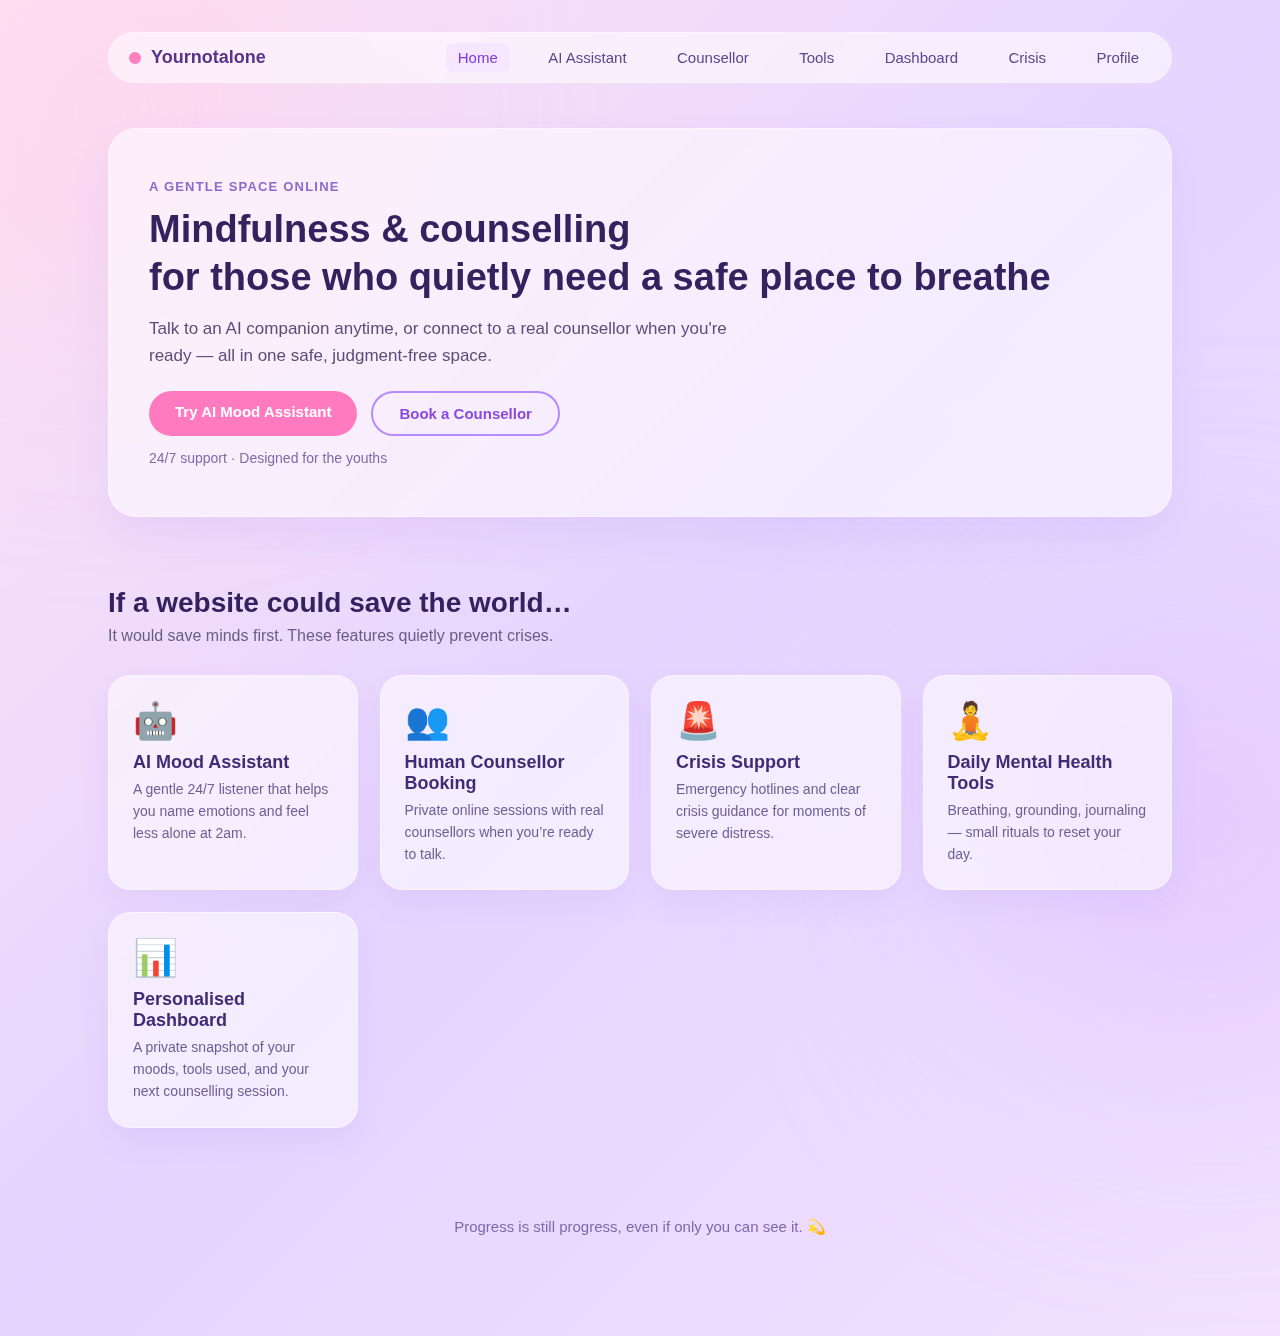
<file: index.html>
<!doctype html>
<html lang="en">
<head>
  <meta charset="utf-8">
  <title>Yournotalone V9</title>
  <meta name="viewport" content="width=device-width,initial-scale=1">

<style>

* {
  margin: 0;
  padding: 0;
  box-sizing: border-box;
  font-family: "Poppins", sans-serif;
}

body {
  background: linear-gradient(135deg, #ffe5f4, #e5d4ff, #f3e1ff);
  min-height: 100vh;
  overflow-x: hidden;
  color: #463366;
}

.blob {
  position: fixed;
  width: 420px;
  height: 420px;
  border-radius: 50%;
  filter: blur(140px);
  opacity: 0.5;
  pointer-events: none;
  z-index: -2;
}

.blob1 { top: -100px; left: -100px; background: #ffc9e7; }
.blob2 { bottom: -140px; right: -140px; background: #d7b7ff; }


.page {
  max-width: 1100px;
  margin: 0 auto;
  padding: 32px 18px 60px;
}


.navbar {
  background: rgba(255, 255, 255, 0.55);
  backdrop-filter: blur(14px);
  padding: 14px 20px;
  border-radius: 50px;
  display: flex;
  justify-content: space-between;
  align-items: center;
  margin-bottom: 45px;
  border: 1px solid rgba(255, 255, 255, 0.35);
}

.logo {
  display: flex;
  gap: 10px;
  align-items: center;
  font-size: 18px;
  font-weight: 600;
  color: #55348a;
}

.logo-dot {
  width: 12px;
  height: 12px;
  background: #ff7fbf;
  border-radius: 50%;
}

.navbar nav a {
  margin-left: 22px;
  color: #5a478d;
  text-decoration: none;
  font-size: 15px;
  transition: .2s ease;
  padding: 6px 12px;
  border-radius: 8px;
}

.navbar nav a:hover,
.navbar nav .active-link {
  background: #f6e6ff;
  color: #7b3ce0;
}

.hero-card {
  background: rgba(255, 255, 255, 0.55);
  border-radius: 28px;
  padding: 50px 40px;
  margin-top: 25px;
  box-shadow: 0 20px 40px rgba(120, 73, 230, 0.08);
  backdrop-filter: blur(12px);
  border: 1px solid rgba(255, 255, 255, 0.4);
}

.hero-label {
  color: #8c6ac9;
  text-transform: uppercase;
  font-size: 13px;
  font-weight: 600;
  letter-spacing: 1.2px;
  margin-bottom: 12px;
}

.hero-title {
  font-size: 38px;
  line-height: 1.25;
  font-weight: 700;
  color: #33225e;
  margin-bottom: 14px;
}

.hero-desc {
  font-size: 17px;
  line-height: 1.6;
  color: #5b4d77;
  max-width: 620px;
}

.hero-buttons {
  margin-top: 22px;
  display: flex;
  gap: 14px;
  flex-wrap: wrap;
}

/* Buttons */
.btn {
  padding: 12px 26px;
  border-radius: 50px;
  font-size: 15px;
  cursor: pointer;
  text-decoration: none;
  transition: .2s ease;
}

.btn.primary {
  background: #ff7abf;
  color: white;
  font-weight: 600;
}

.btn.primary:hover { background: #ff62b4; }

.btn.outline {
  border: 2px solid #b68aff;
  color: #8a4ae0;
  font-weight: 600;
}

.btn.outline:hover { background: #f4e8ff; }

.hero-small {
  margin-top: 14px;
  font-size: 14px;
  color: #7e6aa8;
}


.features-title {
  margin-top: 70px;
  margin-bottom: 30px;
}

.features-title h2 {
  font-size: 28px;
  font-weight: 700;
  color: #33225e;
  margin-bottom: 8px;
}

.features-title p {
  color: #6a5d85;
  font-size: 16px;
}


.features-grid {
  margin-top: 25px;
  display: grid;
  grid-template-columns: repeat(auto-fit, minmax(240px, 1fr));
  gap: 22px;
}

.feature-card {
  background: rgba(255,255,255,0.55);
  padding: 24px;
  border-radius: 22px;
  box-shadow: 0 14px 30px rgba(130,90,230,0.08);
  backdrop-filter: blur(10px);
  border: 1px solid rgba(255,255,255,0.45);
  transition: .25s ease;
}

.feature-card:hover {
  transform: translateY(-4px);
  box-shadow: 0 22px 40px rgba(130,90,230,0.14);
}

.feature-card .icon {
  font-size: 36px;
  margin-bottom: 10px;
}

.feature-card h3 {
  color: #402c75;
  font-size: 18px;
  margin-bottom: 6px;
}

.feature-card p {
  font-size: 14px;
  color: #6e5f93;
  line-height: 1.55;
}


footer {
  text-align: center;
  margin-top: 90px;
  margin-bottom: 40px;
  color: #7e6aa8;
  font-size: 15px;
}

</style>
</head>

<body>

  <div class="blob blob1"></div>
  <div class="blob blob2"></div>

  <div class="page">

    <header class="navbar">
      <div class="logo">
        <div class="logo-dot"></div>
        <span>Yournotalone</span>
      </div>

      <nav>
        <a class="active-link" href="index.html">Home</a>
        <a href="ai.html">AI Assistant</a>
        <a href="human.html">Counsellor</a>
        <a href="tools.html">Tools</a>
        <a href="dashboard.html">Dashboard</a>
        <a href="crisis.html">Crisis</a>
        <a href="profile.html">Profile</a>
      </nav>
    </header>

    
    <section class="hero-card">
      <div class="hero-label">A gentle space online</div>

      <h1 class="hero-title">
        Mindfulness & counselling<br>
        for those who quietly need a safe place to breathe
      </h1>

      <p class="hero-desc">
        Talk to an AI companion anytime, or connect to a real counsellor when you're ready —
        all in one safe, judgment-free space.
      </p>

      <div class="hero-buttons">
        <a class="btn primary" href="ai.html">Try AI Mood Assistant</a>
        <a class="btn outline" href="human.html">Book a Counsellor</a>
      </div>

      <p class="hero-small">24/7 support · Designed for the youths</p>
    </section>

    <section class="features-title">
      <h2>If a website could save the world…</h2>
      <p>It would save minds first. These features quietly prevent crises.</p>
    </section>

    <section class="features-grid">
      <div class="feature-card">
        <div class="icon">🤖</div>
        <h3>AI Mood Assistant</h3>
        <p> A gentle 24/7 listener that helps you name emotions and feel less alone at 2am.</p>
      </div>

      <div class="feature-card">
        <div class="icon">👥</div>
        <h3>Human Counsellor Booking</h3>
        <p>Private online sessions with real counsellors when you’re ready to talk.</p>
      </div>

      <div class="feature-card">
        <div class="icon">🚨</div>
        <h3>Crisis Support</h3>
        <p>Emergency hotlines and clear crisis guidance for moments of severe distress.</p>
      </div>

      <div class="feature-card">
        <div class="icon">🧘</div>
        <h3>Daily Mental Health Tools</h3>
        <p>Breathing, grounding, journaling — small rituals to reset your day.</p>
      </div>
       <div class="feature-card">
    <div class="icon">📊</div>
    <h3>Personalised Dashboard</h3>
    <p>A private snapshot of your moods, tools used, and your next counselling session.</p>
  </div>
    </section>

    <footer>Progress is still progress, even if only you can see it. 💫</footer>

  </div>

</body>
</html>
</file>
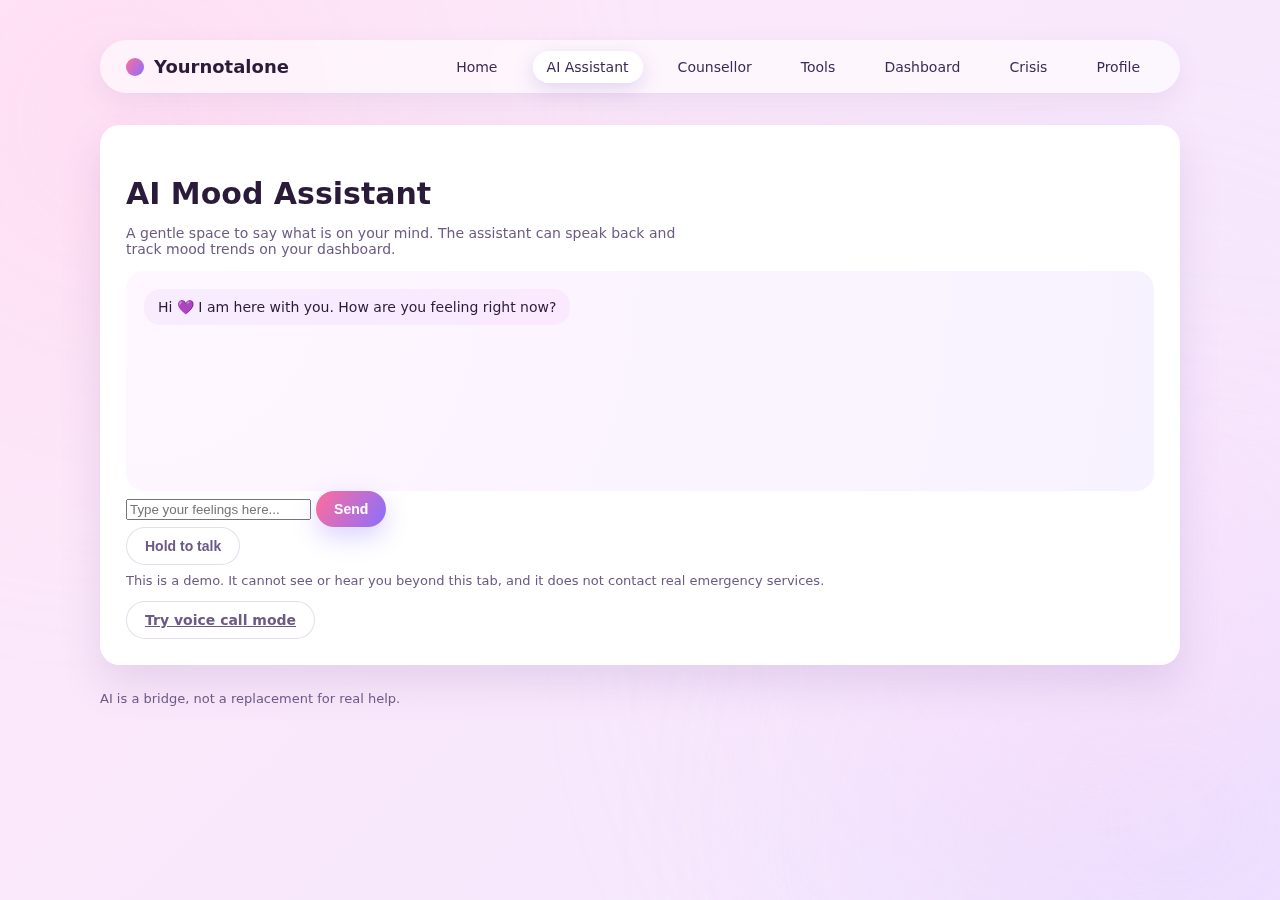
<file: ai.html>
<!doctype html>
<html lang="en">
<head>
  <meta charset="utf-8">
  <title>AI Assistant – CounselMeNow</title>
  <meta name="viewport" content="width=device-width,initial-scale=1">
  <link rel="stylesheet" href="style.css">
</head>
<body class="page-ai">
  <div class="blob blob1"></div>
  <div class="blob blob2"></div>
  <div class="blob blob3"></div>

  <div class="page">
    <header class="navbar">
      <div class="logo">
        <div class="logo-dot"></div>
        <span>Yournotalone</span>
      </div>
      <nav>
        <a href="index.html">Home</a>
        <a class="active-link" href="ai.html">AI Assistant</a>
        <a href="human.html">Counsellor</a>
        <a href="tools.html">Tools</a>
        <a href="dashboard.html">Dashboard</a>
        <a href="crisis.html">Crisis</a>
        <a href="profile.html">Profile</a>
      </nav>
    </header>

    <section class="card">
      <h2 class="section-title">AI Mood Assistant</h2>
      <p class="section-subtitle">
        A gentle space to say what is on your mind. The assistant can speak back and track mood trends on your dashboard.
      </p>

      <div id="chat-area" class="chat card-chat" aria-live="polite">
        <div class="bot-msg">
          Hi 💜 I am here with you. How are you feeling right now?
        </div>
      </div>

      <form id="chat-form" class="chat-form" onsubmit="return false;">
        <input id="chat-input" type="text" placeholder="Type your feelings here..." autocomplete="off">
        <button class="btn primary" id="send-btn" type="button">Send</button>
      </form>

      <button id="voice-btn" class="btn outline">Hold to talk</button>

      <p class="muted" style="margin-top:8px;">
        This is a demo. It cannot see or hear you beyond this tab, and it does not contact real emergency services.
      </p>

      <div style="margin-top:10px;">
        <a href="call.html" class="btn outline">Try voice call mode</a>
      </div>
    </section>

    <footer>AI is a bridge, not a replacement for real help.</footer>
  </div>

  <script src="app.js"></script>
</body>
</html>
</file>
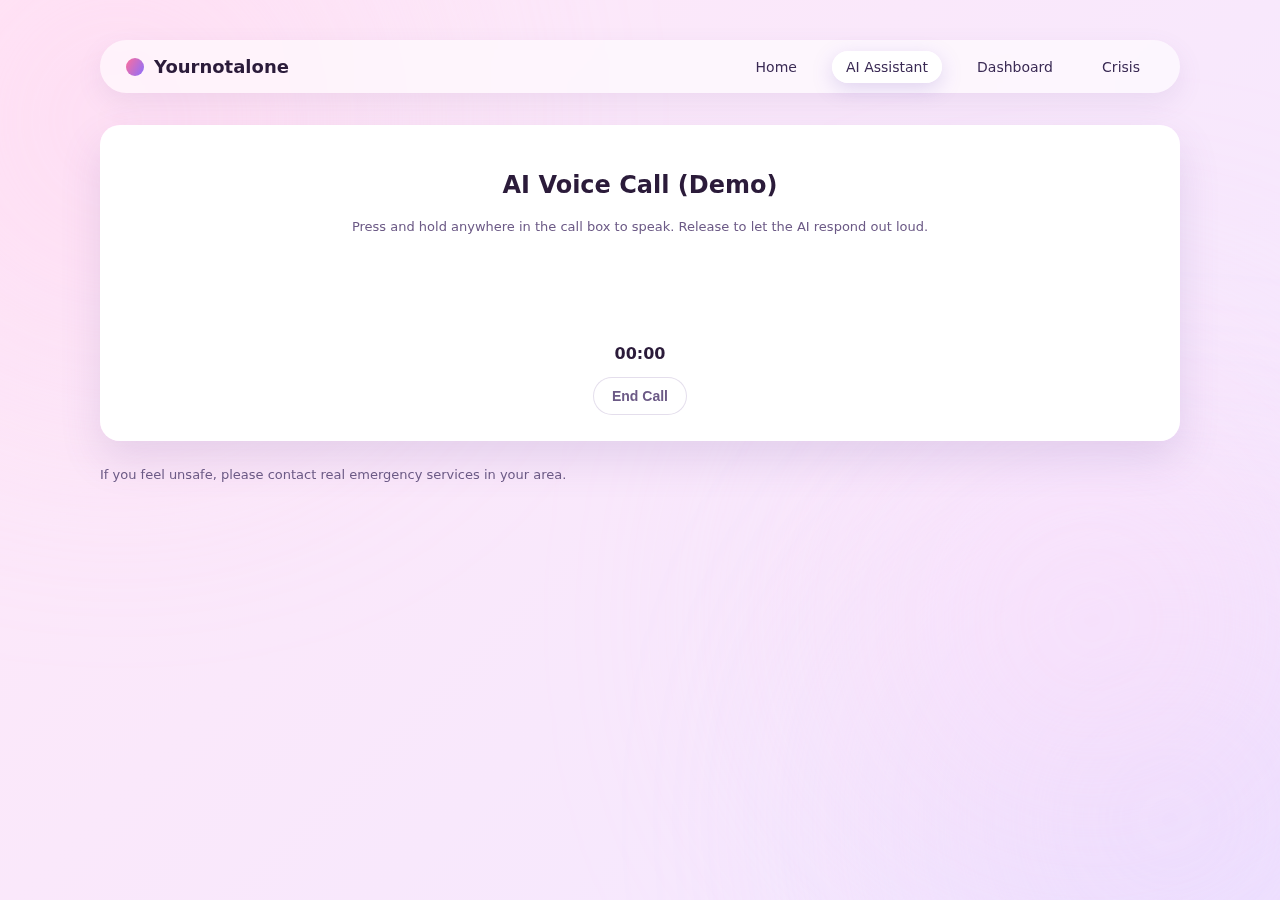
<file: call.html>
<!doctype html>
<html lang="en">
<head>
  <meta charset="utf-8">
  <title>AI Voice Call – Yournotalone</title>
  <meta name="viewport" content="width=device-width,initial-scale=1">
  <link rel="stylesheet" href="style.css">
</head>
<body class="page-call">
  <div class="blob blob1"></div>
  <div class="blob blob2"></div>
  <div class="blob blob3"></div>

  <div class="page">
    <header class="navbar">
      <div class="logo">
        <div class="logo-dot"></div>
        <span>Yournotalone</span>
      </div>
      <nav>
        <a href="index.html">Home</a>
        <a class="active-link" href="ai.html">AI Assistant</a>
        <a href="dashboard.html">Dashboard</a>
        <a href="crisis.html">Crisis</a>
      </nav>
    </header>

    <section class="card call-card">
      <h2>AI Voice Call (Demo)</h2>
      <p class="muted">
        Press and hold anywhere in the call box to speak. Release to let the AI respond out loud.
      </p>

      <div class="call-box">
        <div class="v-bars" aria-hidden="true">
          <span></span><span></span><span></span><span></span>
        </div>
        <div id="call-timer" class="timer">00:00</div>
        <button id="end-call" class="btn outline" type="button">End Call</button>
      </div>
    </section>

    <footer>If you feel unsafe, please contact real emergency services in your area.</footer>
  </div>

  <script src="app.js"></script>
</body>
</html>
</file>
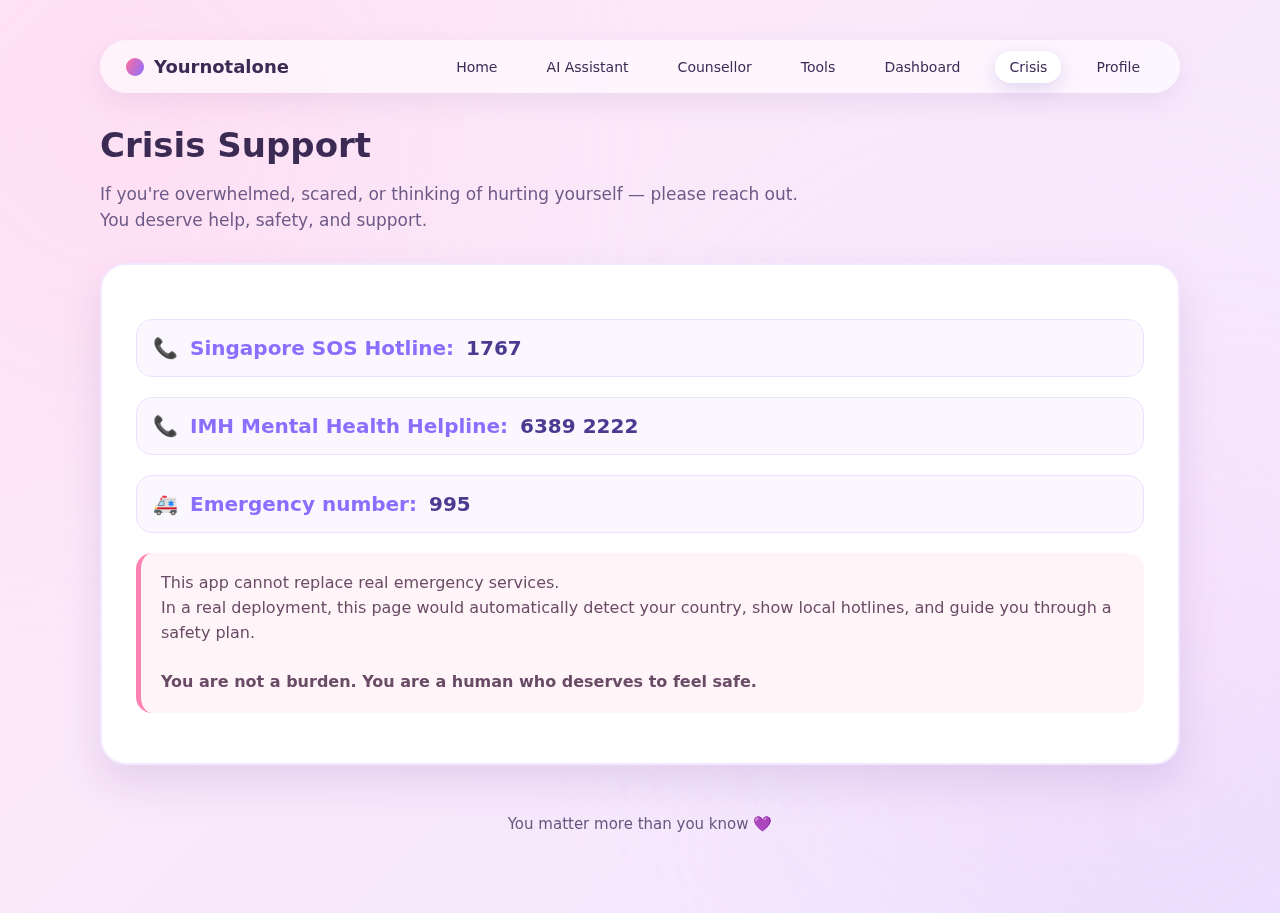
<file: crisis.html>
<!DOCTYPE html>
<html lang="en">
<head>
  <meta charset="UTF-8">
  <title>Crisis Support – Yournotalone</title>
  <meta name="viewport" content="width=device-width, initial-scale=1.0">

  <!-- Your global design tokens -->
  <style>
    :root {
      --bg1: #ffe8f8;
      --bg2: #f3e8ff;
      --card: rgba(255, 255, 255, 0.98);
      --accent: #ff6d9a;
      --accent-2: #8a6fff;
      --muted: #6c5a86;
      --radius: 20px;
      --shadow: 0 18px 40px rgba(120, 90, 160, 0.16);
      --soft-shadow: 0 10px 26px rgba(120, 90, 160, 0.10);
      --danger: #c02646;
      font-family: Inter, system-ui, -apple-system, BlinkMacSystemFont, "Segoe UI", sans-serif;
    }

    * { box-sizing: border-box; }

    body {
      margin: 0;
      background: linear-gradient(135deg, var(--bg1), var(--bg2));
      color: #2b1b3a;
      min-height: 100vh;
      overflow-x: hidden;
    }

    /* BLOBS */
    .blob {
      position: fixed;
      width: 520px;
      height: 520px;
      border-radius: 50%;
      filter: blur(140px);
      opacity: 0.55;
      z-index: -5;
      animation: floatBlob 18s ease-in-out infinite;
    }
    .blob1 { top:-140px; left:-140px; background:#ffd6ef; }
    .blob2 { bottom:-180px; right:-150px; background:#dfd2ff; }
    .blob3 { top:40%; left:65%; background:#ffe1fa; }

    @keyframes floatBlob {
      0% { transform: translateY(0) }
      50% { transform: translateY(-40px) }
      100% { transform: translateY(0) }
    }

    /* PAGE */
    .page {
      max-width: 1120px;
      margin: auto;
      padding: 40px 20px 80px;
    }

    /* ✨ NAVBAR (your exact style) */
    .navbar {
      display: flex;
      align-items: center;
      justify-content: space-between;
      background: rgba(255, 255, 255, 0.6);
      padding: 16px 26px;
      border-radius: 30px;
      backdrop-filter: blur(10px);
      box-shadow: var(--soft-shadow);
      margin-bottom: 32px;
    }

    .logo {
      display: flex;
      align-items: center;
      gap: 10px;
      font-weight: 700;
      font-size: 18px;
      color: #3a2a54;
    }
    .logo-dot {
      width: 18px;
      height: 18px;
      border-radius: 50%;
      background: linear-gradient(120deg, var(--accent), var(--accent-2));
    }

    .navbar nav a {
      margin-left: 16px;
      padding: 8px 14px;
      border-radius: 20px;
      text-decoration: none;
      color: #3a2a54;
      font-weight: 500;
      font-size: 14px;
      transition: 0.25s;
    }

    .navbar nav a:hover {
      background: #fff;
      box-shadow: 0 6px 20px rgba(140,110,200,0.15);
    }

    .navbar nav a.active-link {
      background: #fff;
      box-shadow: 0 6px 20px rgba(140,110,200,0.25);
    }

    
    .section-title {
      font-size: 34px;
      font-weight: 700;
      color: #3a2a54;
      margin-bottom: 10px;
    }

    .section-subtitle {
      font-size: 17px;
      color: var(--muted);
      max-width: 700px;
      margin-bottom: 30px;
      line-height: 1.5;
    }

    .crisis-card {
      background: white;
      border-radius: 26px;
      padding: 34px;
      box-shadow: var(--shadow);
      animation: fadeIn 0.6s ease;
      border: 2px solid #f3e8ff;
    }

    @keyframes fadeIn {
      from { opacity: 0; transform: translateY(20px); }
      to { opacity: 1; transform: translateY(0); }
    }

    .hotline {
      font-size: 20px;
      font-weight: 600;
      background: #faf7ff;
      color: #4a3b91;
      border: 1px solid #eee1ff;
      padding: 16px 16px;
      margin-bottom: 14px;
      border-radius: 16px;
      display: flex;
      align-items: center;
      gap: 12px;
    }

    .hotline strong {
      color: var(--accent-2);
    }

    .crisis-note {
      margin-top: 20px;
      padding: 18px 20px;
      background: #fff5f8;
      border-radius: 16px;
      border-left: 5px solid #ff82b4;
      color: #6a4b66;
      font-size: 16px;
      line-height: 1.55;
    }

    footer {
      margin-top: 50px;
      text-align: center;
      color: #64577d;
      font-size: 15px;
    }
  </style>
</head>

<body>

  <div class="blob blob1"></div>
  <div class="blob blob2"></div>
  <div class="blob blob3"></div>

  <div class="page">

  
    <header class="navbar">
      <div class="logo">
        <div class="logo-dot"></div>
        <span>Yournotalone</span>
      </div>

      <nav>
        <a href="index.html">Home</a>
        <a href="ai.html">AI Assistant</a>
        <a href="human.html">Counsellor</a>
        <a href="tools.html">Tools</a>
        <a href="dashboard.html">Dashboard</a>
        <a href="crisis.html" class="active-link">Crisis</a>
        <a href="profile.html">Profile</a>
      </nav>
    </header>

    <section>
      <h2 class="section-title">Crisis Support</h2>
      <p class="section-subtitle">
        If you're overwhelmed, scared, or thinking of hurting yourself —
        please reach out. You deserve help, safety, and support.
      </p>

      <div class="crisis-card">
        <p class="hotline">📞 <strong>Singapore SOS Hotline:</strong> 1767</p>
        <p class="hotline">📞 <strong>IMH Mental Health Helpline:</strong> 6389 2222</p>
        <p class="hotline">🚑 <strong>Emergency number:</strong> 995</p>

        <p class="crisis-note">
          This app cannot replace real emergency services.<br>
          In a real deployment, this page would automatically detect your country,
          show local hotlines, and guide you through a safety plan.<br><br>
          <strong>You are not a burden. You are a human who deserves to feel safe.</strong>
        </p>
      </div>
    </section>

    <footer>
      You matter more than you know 💜
    </footer>

  </div>
</body>
</html>
</file>
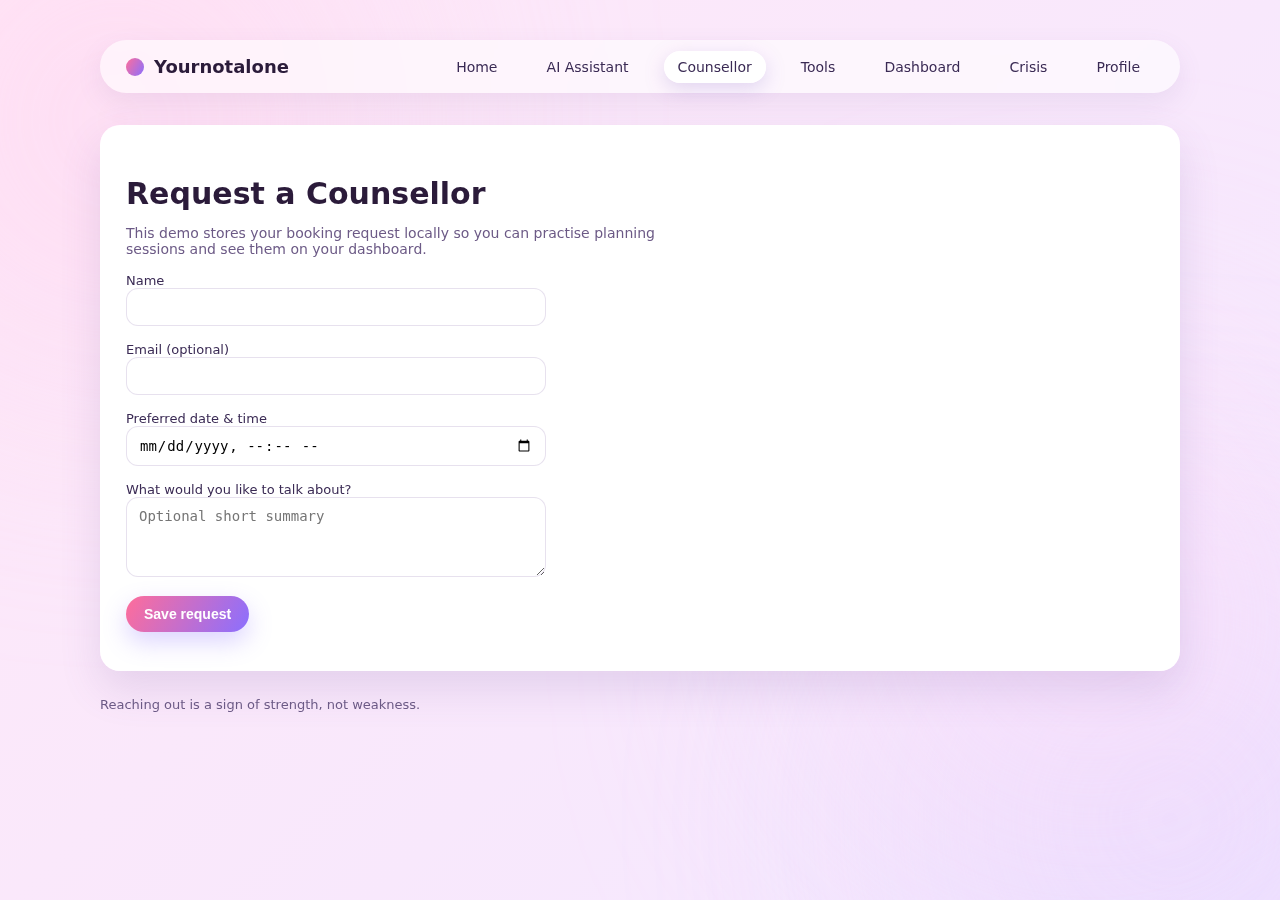
<file: human.html>
<!doctype html>
<html lang="en">
<head>
  <meta charset="utf-8">
  <title>Counsellor Booking – Yournotalone</title>
  <meta name="viewport" content="width=device-width,initial-scale=1">
  <link rel="stylesheet" href="style.css">
</head>
<body>
  <div class="blob blob1"></div>
  <div class="blob blob2"></div>
  <div class="blob blob3"></div>

  <div class="page">
    <header class="navbar">
      <div class="logo">
        <div class="logo-dot"></div>
        <span>Yournotalone</span>
      </div>
      <nav>
        <a href="index.html">Home</a>
        <a href="ai.html">AI Assistant</a>
        <a class="active-link" href="human.html">Counsellor</a>
        <a href="tools.html">Tools</a>
        <a href="dashboard.html">Dashboard</a>
        <a href="crisis.html">Crisis</a>
        <a href="profile.html">Profile</a>
      </nav>
    </header>

    <section class="card">
      <h2 class="section-title">Request a Counsellor</h2>
      <p class="section-subtitle">
        This demo stores your booking request locally so you can practise planning sessions and see them on your dashboard.
      </p>

      <form id="booking-form" class="form">
        <label>Name
          <input id="bk-name" type="text" required>
        </label>
        <label>Email (optional)
          <input id="bk-email" type="email">
        </label>
        <label>Preferred date &amp; time
          <input id="bk-datetime" type="datetime-local" required>
        </label>
        <label>What would you like to talk about?
          <textarea id="bk-note" placeholder="Optional short summary"></textarea>
        </label>
        <button class="btn primary" type="submit">Save request</button>
        <p id="booking-msg" class="muted" style="margin-top:8px;"></p>
      </form>
    </section>

    <footer>Reaching out is a sign of strength, not weakness.</footer>
  </div>

  <script src="app.js"></script>
</body>
</html>
</file>
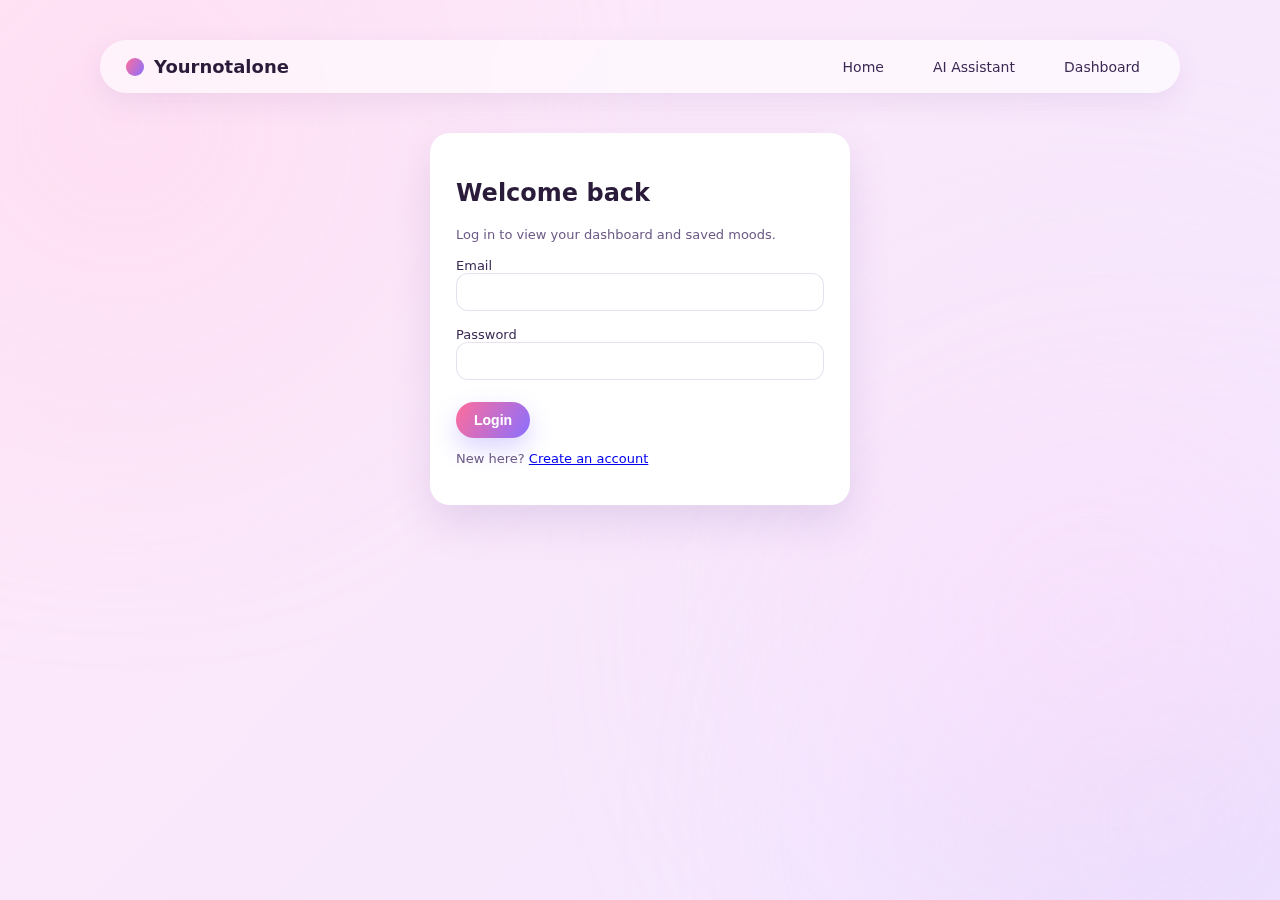
<file: login.html>
<!doctype html>
<html lang="en">
<head>
  <meta charset="utf-8">
  <title>Login – Yournotalone</title>
  <meta name="viewport" content="width=device-width,initial-scale=1">
  <link rel="stylesheet" href="style.css">
</head>
<body>
  <div class="blob blob1"></div>
  <div class="blob blob2"></div>
  <div class="blob blob3"></div>

  <div class="page">
    <header class="navbar">
      <div class="logo">
        <div class="logo-dot"></div>
        <span>Yournotalone</span>
      </div>
      <nav>
        <a href="index.html">Home</a>
        <a href="ai.html">AI Assistant</a>
        <a href="dashboard.html">Dashboard</a>
      </nav>
    </header>

    <div class="auth-wrap card">
      <h2>Welcome back</h2>
      <p class="muted">Log in to view your dashboard and saved moods.</p>

      <form id="login-form" class="form">
        <label>Email
          <input type="email" id="login-email" required>
        </label>
        <label>Password
          <input type="password" id="login-password" required>
        </label>
        <button class="btn primary" type="submit" style="margin-top:6px;">Login</button>
        <p id="login-msg" class="muted" style="margin-top:8px;"></p>
      </form>

      <p class="muted" style="margin-top:12px;">
        New here? <a href="signup.html">Create an account</a>
      </p>
    </div>
  </div>

  <script src="app.js"></script>
</body>
</html>
</file>
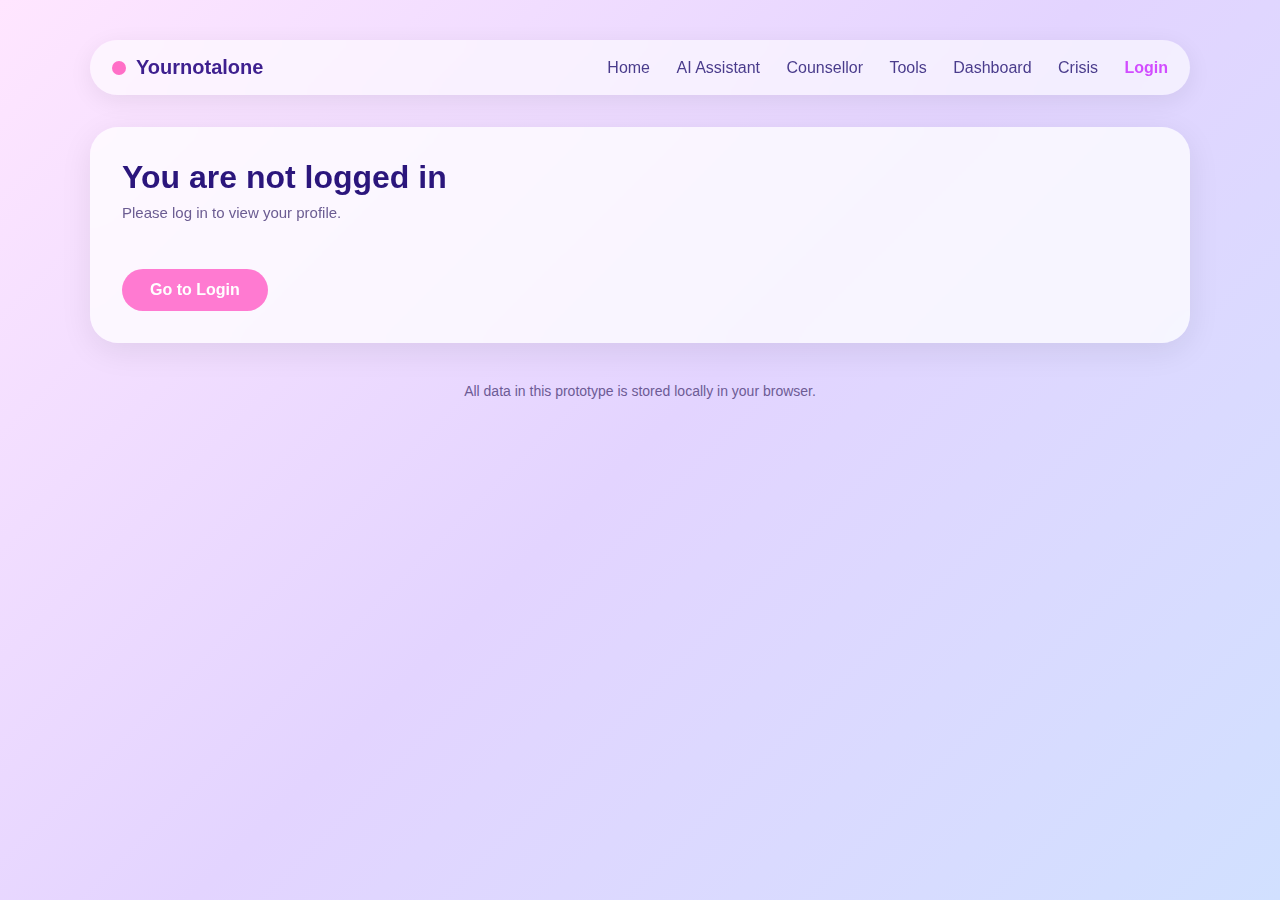
<file: profile.html>
<!doctype html>
<html lang="en">

<head>
  <meta charset="utf-8">
  <title>Your Profile – Yournotalone</title>
  <meta name="viewport" content="width=device-width,initial-scale=1">

  <style>
    /* ========= GLOBAL ========= */
    * {
      margin: 0;
      padding: 0;
      box-sizing: border-box;
      font-family: "Poppins", sans-serif;
    }

    body {
      background: linear-gradient(135deg, #ffe6ff, #e3d4ff, #d1e0ff);
      min-height: 100vh;
      padding: 40px 16px;
      overflow-x: hidden;
    }

    .page {
      max-width: 1100px;
      margin: 0 auto;
    }

    /* ========= NAVBAR ========= */
    .navbar {
      background: rgba(255, 255, 255, 0.6);
      backdrop-filter: blur(12px);
      padding: 16px 22px;
      border-radius: 50px;
      display: flex;
      align-items: center;
      justify-content: space-between;
      margin-bottom: 32px;
      box-shadow: 0 6px 25px rgba(0, 0, 0, 0.07);
    }

    .logo {
      display: flex;
      align-items: center;
      gap: 10px;
      font-size: 20px;
      font-weight: 600;
      color: #3e1f8f;
    }

    .logo-dot {
      width: 14px;
      height: 14px;
      background: #ff6ec7;
      border-radius: 50%;
    }

    nav a {
      margin-left: 22px;
      text-decoration: none;
      color: #4a3c8c;
      font-weight: 500;
      transition: 0.2s;
    }

    nav a:hover {
      color: #c03eed;
    }

    .active-link {
      font-weight: 700;
      color: #d14cff !important;
    }

    /* ========= CARD ========= */
    .card {
      background: rgba(255, 255, 255, 0.75);
      backdrop-filter: blur(12px);
      padding: 32px;
      border-radius: 28px;
      box-shadow: 0 8px 32px rgba(0, 0, 0, 0.08);
      margin-top: 20px;
    }

    .section-title {
      font-size: 32px;
      font-weight: 700;
      color: #2b167c;
      margin-bottom: 8px;
    }

    .section-subtitle {
      font-size: 15px;
      color: #6b5c92;
      margin-bottom: 28px;
    }

    .profile-grid {
      display: grid;
      gap: 30px;
      grid-template-columns: repeat(auto-fit, minmax(260px, 1fr));
    }

    h3 {
      margin-bottom: 10px;
      color: #3b1f7a;
    }

    .muted {
      color: #7a6f9f;
      font-size: 14px;
      margin-top: 6px;
    }

    /* ========= LOGOUT BUTTON ========= */
    .logout-btn {
      margin-top: 20px;
      padding: 12px 28px;
      border-radius: 25px;
      background: #ff7ad1;
      color: white;
      border: none;
      cursor: pointer;
      font-size: 16px;
      font-weight: 600;
      transition: 0.2s;
      display: inline-block;
      text-decoration: none;
    }

    .logout-btn:hover {
      background: #ff4ec0;
    }

    footer {
      text-align: center;
      margin-top: 40px;
      font-size: 14px;
      color: #6d5b95;
    }
  </style>
</head>

<body>
  <div class="page" id="profile-root">

    <!-- ========= NAVBAR ========= -->
    <header class="navbar">
      <div class="logo">
        <div class="logo-dot"></div>
        <span>Yournotalone</span>
      </div>

      <nav id="nav-links">
        <a href="index.html">Home</a>
        <a href="ai.html">AI Assistant</a>
        <a href="human.html">Counsellor</a>
        <a href="tools.html">Tools</a>
        <a href="dashboard.html">Dashboard</a>
        <a href="crisis.html">Crisis</a>
        <a class="active-link" href="profile.html">Profile</a>
      </nav>
    </header>

    <!-- ========= PROFILE CARD ========= -->
    <section class="card" id="profile-card">
      <h2 class="section-title">Your Profile</h2>
      <p class="section-subtitle">A snapshot of your account stored on this device.</p>

      <div class="profile-grid">
        <div>
          <h3>Account</h3>
          <p><strong>Name:</strong> <span id="profile-name"></span></p>
          <p><strong>Email:</strong> <span id="profile-email"></span></p>
          <button class="logout-btn" id="logoutBtn">Log Out</button>
        </div>

        <div>
          <h3>Usage Summary</h3>
          <div id="profile-stats"></div>
        </div>
      </div>
    </section>

    <footer>All data in this prototype is stored locally in your browser.</footer>
  </div>

  <script>
    /* ========= CHECK LOGIN ========= */
    const user = JSON.parse(localStorage.getItem("cmn_current_user"));

    if (!user) {
      // Not logged in → replace page with login prompt
      document.getElementById("profile-card").innerHTML = `
        <h2 class="section-title">You are not logged in</h2>
        <p class="section-subtitle">Please log in to view your profile.</p>
        <a href="login.html" class="logout-btn">Go to Login</a>
      `;

      // Navbar switches to login
      document.getElementById("nav-links").innerHTML = `
        <a href="index.html">Home</a>
        <a href="ai.html">AI Assistant</a>
        <a href="human.html">Counsellor</a>
        <a href="tools.html">Tools</a>
        <a href="dashboard.html">Dashboard</a>
        <a href="crisis.html">Crisis</a>
        <a href="login.html" style="font-weight:700;color:#d14cff;">Login</a>
      `;
    } else {
      // Display user info
      document.getElementById("profile-name").textContent = user.name;
      document.getElementById("profile-email").textContent = user.email;

      // Load stats
      function loadKey(k) {
        return JSON.parse(localStorage.getItem(k)) || [];
      }

      const moods = loadKey("cmn_mood_" + user.email);
      const tools = loadKey("cmn_tools_" + user.email);
      const bookings = loadKey("cmn_bookings_" + user.email);
      const crisisCount = moods.filter(m => m.crisis).length;

      document.getElementById("profile-stats").innerHTML = `
        <p><strong>Mood entries:</strong> ${moods.length}</p>
        <p><strong>Tools used:</strong> ${tools.length}</p>
        <p><strong>Bookings made:</strong> ${bookings.length}</p>
        <p><strong>Crisis-flagged:</strong> ${crisisCount}</p>
      `;
    }

    /* ========= LOGOUT BUTTON ========= */
    const logoutBtn = document.getElementById("logoutBtn");
    if (logoutBtn) {
      logoutBtn.addEventListener("click", () => {
        if (!user) return;

        // Clear all user-specific data
        localStorage.removeItem("cmn_mood_" + user.email);
        localStorage.removeItem("cmn_tools_" + user.email);
        localStorage.removeItem("cmn_bookings_" + user.email);
        localStorage.removeItem("cmn_journal_" + user.email);

        // Remove login session
        localStorage.removeItem("cmn_current_user");

        // Redirect home
        window.location.href = "index.html";
      });
    }
  </script>

</body>
</html>
</file>
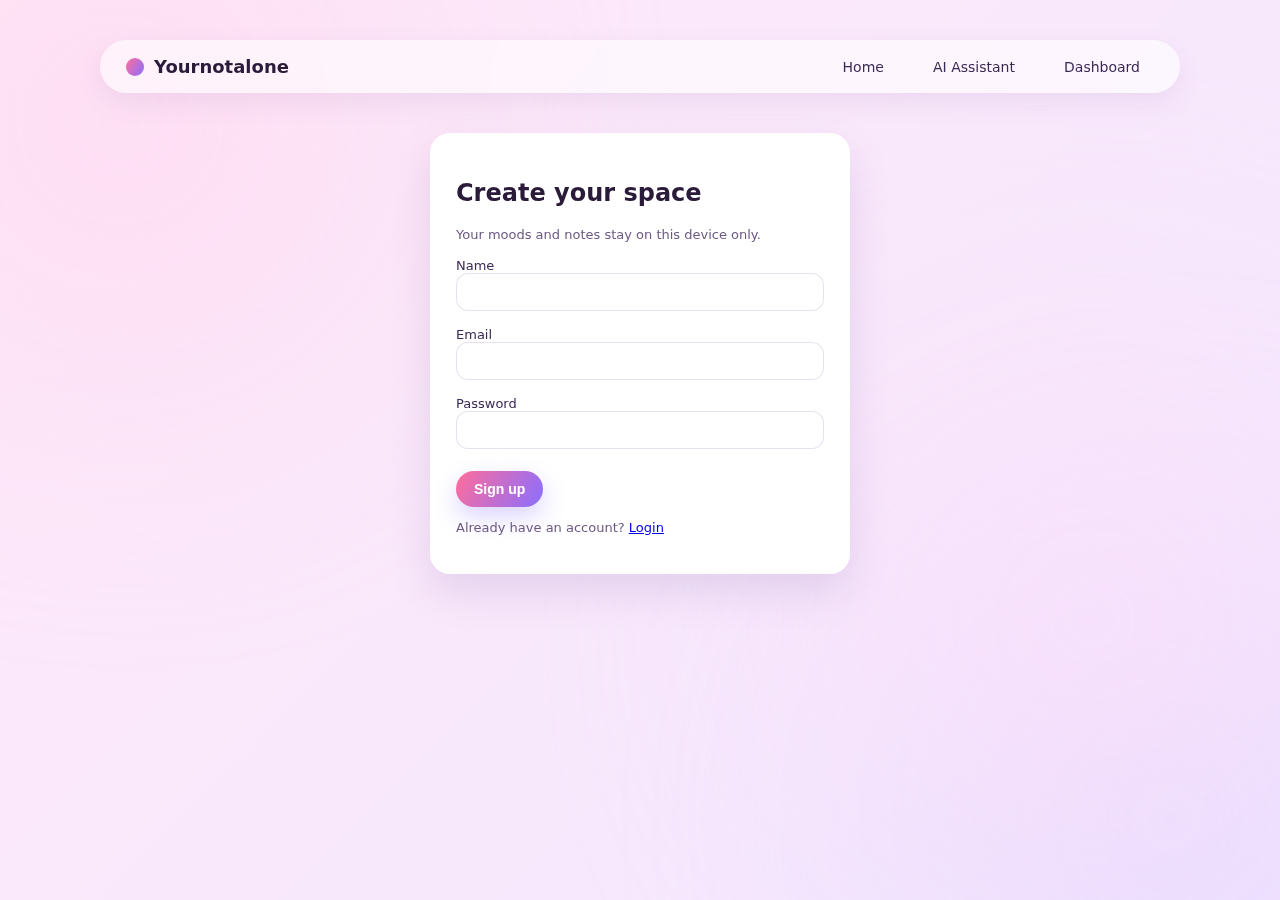
<file: signup.html>
<!doctype html>
<html lang="en">
<head>
  <meta charset="utf-8">
  <title>Sign up – Yournotalone</title>
  <meta name="viewport" content="width=device-width,initial-scale=1">
  <link rel="stylesheet" href="style.css">
</head>
<body>
  <div class="blob blob1"></div>
  <div class="blob blob2"></div>
  <div class="blob blob3"></div>

  <div class="page">
    <header class="navbar">
      <div class="logo">
        <div class="logo-dot"></div>
        <span>Yournotalone</span>
      </div>
      <nav>
        <a href="index.html">Home</a>
        <a href="ai.html">AI Assistant</a>
        <a href="dashboard.html">Dashboard</a>
      </nav>
    </header>

    <div class="auth-wrap card">
      <h2>Create your space</h2>
      <p class="muted">Your moods and notes stay on this device only.</p>

      <form id="signup-form" class="form">
        <label>Name
          <input type="text" id="signup-name" required>
        </label>
        <label>Email
          <input type="email" id="signup-email" required>
        </label>
        <label>Password
          <input type="password" id="signup-password" required>
        </label>
        <button class="btn primary" type="submit" style="margin-top:6px;">Sign up</button>
        <p id="signup-msg" class="muted" style="margin-top:8px;"></p>
      </form>

      <p class="muted" style="margin-top:12px;">
        Already have an account? <a href="login.html">Login</a>
      </p>
    </div>
  </div>

  <script src="app.js"></script>
</body>
</html>
</file>
<file: style.css>
:root {
    --bg1: #ffe8f8;
    --bg2: #f3e8ff;
    --card: rgba(255, 255, 255, 0.98);
    --accent: #ff6d9a;
    --accent-2: #8a6fff;
    --muted: #6c5a86;
    --radius: 20px;
    --shadow: 0 18px 40px rgba(120, 90, 160, 0.16);
    --soft-shadow: 0 10px 26px rgba(120, 90, 160, 0.10);
    --danger: #c02646;
    font-family: Inter, system-ui, -apple-system, BlinkMacSystemFont, "Segoe UI", sans-serif;
}

/* GLOBAL */
* {
    box-sizing: border-box;
}

html,
body {
    height: 100%;
}

body {
    margin: 0;
    background: linear-gradient(135deg, var(--bg1), var(--bg2));
    color: #2b1b3a;
    -webkit-font-smoothing: antialiased;
    -moz-osx-font-smoothing: grayscale;
    min-height: 100vh;
    overflow-x: hidden;
}

/* BLOBS */
.blob {
    position: fixed;
    width: 520px;
    height: 520px;
    border-radius: 50%;
    filter: blur(140px);
    opacity: 0.55;
    z-index: -5;
    animation: floatBlob 18s ease-in-out infinite;
}

.blob1 {
    top: -140px;
    left: -140px;
    background: #ffd6ef;
}

.blob2 {
    bottom: -180px;
    right: -150px;
    background: #dfd2ff;
}

.blob3 {
    top: 40%;
    left: 65%;
    background: #ffe1fa;
}

@keyframes floatBlob {
    0% {
        transform: translateY(0)
    }

    50% {
        transform: translateY(-40px)
    }

    100% {
        transform: translateY(0)
    }
}

/* PAGE WRAPPER */
.page {
    max-width: 1120px;
    margin: 0 auto;
    padding: 40px 20px 80px;
}

/* NAVBAR / TOPBAR */
.navbar {
    display: flex;
    align-items: center;
    justify-content: space-between;
    background: rgba(255, 255, 255, 0.6);
    padding: 16px 26px;
    border-radius: 30px;
    backdrop-filter: blur(10px);
    box-shadow: var(--soft-shadow);
    margin-bottom: 32px;
}

.logo {
    display: flex;
    align-items: center;
    gap: 10px;
    font-weight: 700;
    font-size: 18px;
}

.logo-dot {
    width: 18px;
    height: 18px;
    border-radius: 50%;
    background: linear-gradient(120deg, var(--accent), var(--accent-2));
}

.navbar nav a {
    margin-left: 16px;
    padding: 8px 14px;
    border-radius: 20px;
    text-decoration: none;
    color: #3a2a54;
    font-weight: 500;
    font-size: 14px;
}

.navbar nav a.active-link {
    background: #fff;
    box-shadow: 0 6px 20px rgba(140, 110, 200, 0.25);
}

/* HERO / SECTIONS */
.section {
    margin-top: 10px;
}

.section-title {
    font-size: 30px;
    margin-bottom: 6px;
}

.section-subtitle {
    color: var(--muted);
    max-width: 560px;
    font-size: 14px;
}

/* BUTTONS */
.btn {
    border: 0;
    padding: 10px 18px;
    border-radius: 999px;
    cursor: pointer;
    font-weight: 600;
    font-size: 14px;
    display: inline-flex;
    align-items: center;
    justify-content: center;
    gap: 6px;
}

.btn.primary {
    background: linear-gradient(120deg, var(--accent), var(--accent-2));
    color: #fff;
    box-shadow: 0 10px 24px rgba(138, 111, 255, 0.3);
}

.btn.outline {
    background: rgba(255, 255, 255, 0.8);
    border: 1px solid rgba(120, 90, 160, 0.2);
    color: var(--muted);
}

/* CARD */
.card {
    background: var(--card);
    border-radius: var(--radius);
    padding: 26px;
    box-shadow: var(--shadow);
}

/* FORMS */
.form {
    max-width: 420px;
    margin-top: 16px;
}

.form label {
    display: block;
    font-size: 13px;
    margin-bottom: 6px;
    color: #3a2a54;
}

.form input,
.form textarea,
.form select {
    width: 100%;
    border-radius: 12px;
    border: 1px solid rgba(120, 90, 160, 0.18);
    padding: 10px 12px;
    font-size: 14px;
    margin-bottom: 10px;
    outline: none;
}

.form textarea {
    resize: vertical;
    min-height: 80px;
}

.form small {
    color: var(--muted);
}

/* CHAT */
.chat.card-chat {
    min-height: 220px;
    padding: 18px;
    display: flex;
    flex-direction: column;
    gap: 10px;
    background: radial-gradient(circle at top left, #fff7ff, #f7f2ff);
    border-radius: 18px;
}

.chat .bot-msg,
.chat .user-msg {
    max-width: 80%;
    padding: 10px 14px;
    border-radius: 16px;
    font-size: 14px;
}

.bot-msg {
    align-self: flex-start;
    background: linear-gradient(120deg, #f7edff, #fbe9ff);
}

.user-msg {
    align-self: flex-end;
    background: linear-gradient(120deg, #ffe9f5, #ffd9ee);
}

/* CALL PAGE */
.call-card {
    text-align: center;
}

.call-box {
    margin-top: 14px;
    display: flex;
    flex-direction: column;
    align-items: center;
    gap: 14px;
    position: relative;
}

.v-bars {
    display: flex;
    gap: 6px;
    height: 82px;
    align-items: flex-end;
}

.v-bars span {
    width: 12px;
    border-radius: 6px;
    background: linear-gradient(180deg, #ffd9f0, #f5e8ff);
    animation: barIdle 1s infinite ease-in-out;
}

@keyframes barIdle {
    0% {
        transform: scaleY(0.6);
    }

    50% {
        transform: scaleY(1);
    }

    100% {
        transform: scaleY(0.7);
    }
}

.call-listener-active .v-bars span {
    animation: barTalk 0.4s infinite ease-in-out;
}

@keyframes barTalk {
    0% {
        transform: scaleY(0.4);
    }

    50% {
        transform: scaleY(1.4);
    }

    100% {
        transform: scaleY(0.5);
    }
}

.timer {
    font-weight: 700;
}

/* TOOLS */
.tools-grid {
    display: flex;
    flex-wrap: wrap;
    gap: 18px;
    margin-top: 14px;
}

.tools-card {
    flex: 1 1 260px;
    background: #fff;
    border-radius: 18px;
    padding: 18px;
    box-shadow: var(--soft-shadow);
}

.breath-circle {
    width: 120px;
    height: 120px;
    border-radius: 50%;
    background: radial-gradient(circle at 30% 20%, #fff, #ffe3f7);
    margin: 14px auto;
    box-shadow: var(--soft-shadow);
}

.breath-circle.breathing-active {
    animation: breathing 4s ease-in-out infinite;
}

@keyframes breathing {
    0% {
        transform: scale(1);
    }

    50% {
        transform: scale(1.25);
    }

    100% {
        transform: scale(1);
    }
}

/* DASHBOARD */
.dashboard {
    margin-top: 22px;
    display: grid;
    grid-template-columns: repeat(4, 1fr);
    gap: 18px;
}

.dash-card {
    background: #fff;
    border-radius: 20px;
    padding: 20px;
    box-shadow: var(--soft-shadow);
    min-height: 250px;
}

.dash-card h3 {
    margin-top: 0;
    margin-bottom: 10px;
}

.dash-list,
.badge-list {
    list-style: none;
    padding-left: 0;
    margin: 0;
    font-size: 14px;
}

.dash-list li,
.badge-list li {
    padding: 6px 0;
    border-bottom: 1px dashed rgba(0, 0, 0, 0.06);
}

.muted {
    color: var(--muted);
    font-size: 13px;
}

.alert {
    margin-top: 14px;
    padding: 10px 14px;
    border-radius: 12px;
    border: 1px solid rgba(255, 100, 140, 0.4);
    background: rgba(255, 90, 130, 0.12);
    color: var(--danger);
}

.crisis-text {
    color: var(--danger);
    font-weight: 600;
}

/* AUTH */
.auth-wrap {
    max-width: 420px;
    margin: 40px auto;
}

/* PROFILE */
.profile-grid {
    display: grid;
    grid-template-columns: 2fr 3fr;
    gap: 20px;
    margin-top: 18px;
}

.profile-stat {
    font-size: 14px;
}

/* FOOTER */
footer {
    margin-top: 26px;
    font-size: 13px;
    color: var(--muted);
}

/* RESPONSIVE */
@media (max-width:900px) {
    .navbar nav a {
        display: none;
    }

    .dashboard {
        grid-template-columns: 1fr;
    }

    .tools-grid {
        flex-direction: column;
    }

    .profile-grid {
        grid-template-columns: 1fr;
    }
}
.tools-grid-2x2 {
    display: grid;
    grid-template-columns: repeat(2, 1fr);
    gap: 28px;
    margin-top: 28px;
}


.tool-card {
    background: var(--card);
    border-radius: var(--radius);
    padding: 24px;
    box-shadow: var(--soft-shadow);
    display: flex;
    flex-direction: column;
    justify-content: flex-start;
    min-height: 380px;
    transition: 0.25s ease;
}

.tool-card:hover {
    transform: translateY(-4px);
    box-shadow: 0 10px 26px rgba(150, 120, 200, 0.18);
}

.tool-card h3 {
    margin-bottom: 10px;
}

.tool-card .muted {
    margin-bottom: 18px;
    line-height: 1.5;
}

.tool-actions {
    margin-top: auto;
    display: flex;
    gap: 12px;
}


.box-visual-wrapper {
    display: flex;
    justify-content: center;
    margin: 18px 0;
}

.box-square {
    width: 90px;
    height: 90px;
    border-radius: 12px;
    background: linear-gradient(135deg, #ffe5f2, #e6d9ff);
    box-shadow: 0 6px 20px rgba(140, 110, 200, 0.18);
    transition: transform 4s linear;
}

.box-active {
    animation: boxMove 16s infinite linear;
}

@keyframes boxMove {
    0% {
        transform: translateX(0) translateY(0);
    }

    25% {
        transform: translateX(60px) translateY(0);
    }

    50% {
        transform: translateX(60px) translateY(60px);
    }

    75% {
        transform: translateX(0) translateY(60px);
    }

    100% {
        transform: translateX(0) translateY(0);
    }
}


#worry-input {
    width: 100%;
    padding: 12px;
    border-radius: 14px;
    border: 1px solid rgba(0, 0, 0, 0.06);
    background: rgba(255, 255, 255, 0.7);
    margin-bottom: 12px;
}

.worry-output {
    background: rgba(255, 255, 255, 0.6);
    padding: 16px;
    border-radius: 14px;
    box-shadow: var(--soft-shadow);
    margin-top: 12px;
    font-size: 14px;
    line-height: 1.4;
}

/* -- responsive -- */

@media (max-width: 850px) {
    .tools-grid-2x2 {
        grid-template-columns: 1fr;
    }

    .tool-card {
        min-height: auto;
    }
}


.topbar {
    display: flex;
    align-items: center;
    justify-content: space-between;
    padding: 16px 26px;
    background: rgba(255, 255, 255, 0.55);
    backdrop-filter: blur(10px);
    border-radius: 30px;
    box-shadow: 0 8px 24px rgba(120, 90, 160, 0.16);
    margin-bottom: 32px;
    position: sticky;
    top: 10px;
    z-index: 20;
}

.topbar .brand {
    font-weight: 700;
    font-size: 20px;
    color: #3b2e68;
    display: flex;
    align-items: center;
    gap: 10px;
}

.topbar .nav a {
    padding: 10px 16px;
    text-decoration: none;
    color: #4c3b70;
    font-weight: 500;
    font-size: 14px;
    border-radius: 20px;
    transition: all 0.2s ease;
}

.topbar .nav a:hover {
    background: rgba(255, 255, 255, 0.7);
    box-shadow: 0 4px 14px rgba(160, 130, 210, 0.20);
    transform: translateY(-2px);
}

.topbar .nav a.active {
    background: #fff;
    color: #3b2e68;
    box-shadow: 0 6px 20px rgba(150, 120, 200, 0.25);
    font-weight: 600;
}

/* Mobile collapse */
@media (max-width: 850px) {
    .topbar {
        flex-direction: column;
        gap: 10px;
        padding: 18px 20px;
    }

    .topbar .nav {
        display: flex;
        flex-wrap: wrap;
        justify-content: center;
        gap: 8px;
    }

    .topbar .nav a {
        margin: 0;
    }
}
.hero {
    display: flex;
    justify-content: space-between;
    align-items: center;
    gap: 40px;
    padding: 40px;
    background: rgba(255, 255, 255, 0.75);
    border-radius: 35px;
    box-shadow: var(--shadow);
    margin-bottom: 50px;
}

.hero-text {
    flex: 2;
}

.eyebrow {
    text-transform: uppercase;
    letter-spacing: 1.5px;
    font-size: 13px;
    color: var(--muted);
    margin-bottom: 12px;
}

.hero-title {
    font-size: 42px;
    font-weight: 800;
    line-height: 1.2;
    margin-bottom: 16px;
}

.hero-subtitle {
    max-width: 480px;
    font-size: 16px;
    color: #584b72;
    margin-bottom: 24px;
}

.hero-actions {
    display: flex;
    gap: 12px;
    margin-bottom: 16px;
}

.btn-primary {
    padding: 12px 20px;
    background: linear-gradient(120deg, var(--accent), var(--accent-2));
    color: #fff;
    border-radius: 999px;
    text-decoration: none;
    font-weight: 600;
    box-shadow: 0 10px 24px rgba(138, 111, 255, 0.3);
}

.btn-secondary {
    padding: 12px 20px;
    background: #fff;
    border-radius: 999px;
    border: 1px solid rgba(120, 90, 160, 0.15);
    text-decoration: none;
    font-weight: 600;
    color: #3a2a54;
}

.hero-meta {
    font-size: 13px;
    color: var(--muted);
}

.hero-right {
    flex: 1;
    display: flex;
    justify-content: center;
}

.testimonial {
    background: #fff;
    padding: 22px 28px;
    border-radius: 20px;
    box-shadow: var(--soft-shadow);
    max-width: 260px;
    font-size: 15px;
    color: #3b2e68;
    line-height: 1.4;
}


.feature-grid {
    display: grid;
    grid-template-columns: repeat(5, 1fr);
    gap: 22px;
    margin-top: 28px;
}

.feature-card {
    background: rgba(255, 255, 255, 0.75);
    border-radius: 20px;
    padding: 22px;
    text-align: left;
    box-shadow: var(--soft-shadow);
    transition: 0.25s ease;
}

.feature-card:hover {
    transform: translateY(-4px);
    box-shadow: 0 12px 30px rgba(150, 120, 200, 0.18);
}

.feature-icon {
    font-size: 32px;
    margin-bottom: 8px;
}

.feature-title {
    font-weight: 700;
    margin-bottom: 6px;
}

.feature-text {
    color: var(--muted);
    font-size: 14px;
    line-height: 1.45;
}

/* RESPONSIVE HERO + FEATURES */
@media (max-width: 950px) {
    .hero {
        flex-direction: column;
        text-align: center;
    }

    .hero-text {
        align-items: center;
        text-align: center;
    }

    .feature-grid {
        grid-template-columns: repeat(2, 1fr);
    }
}

@media (max-width: 600px) {
    .feature-grid {
        grid-template-columns: 1fr;
    }
}
</file>
